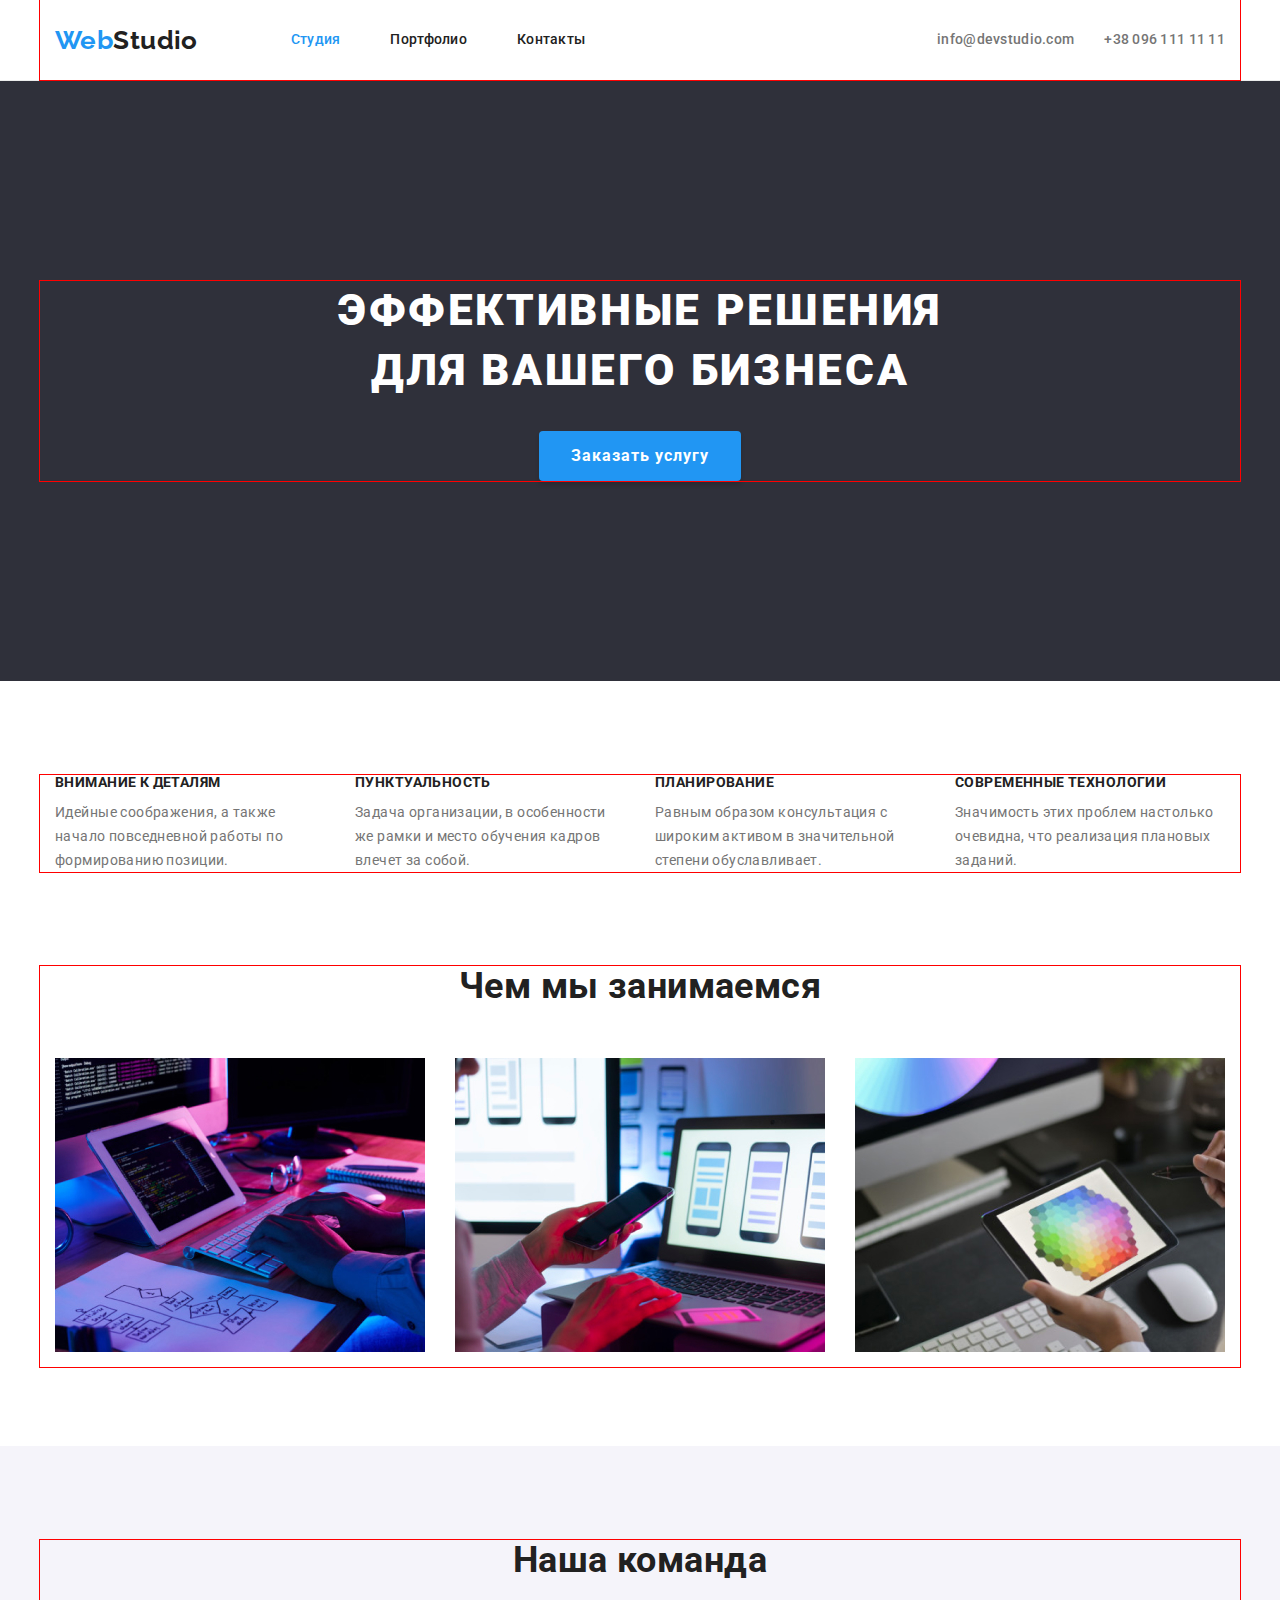
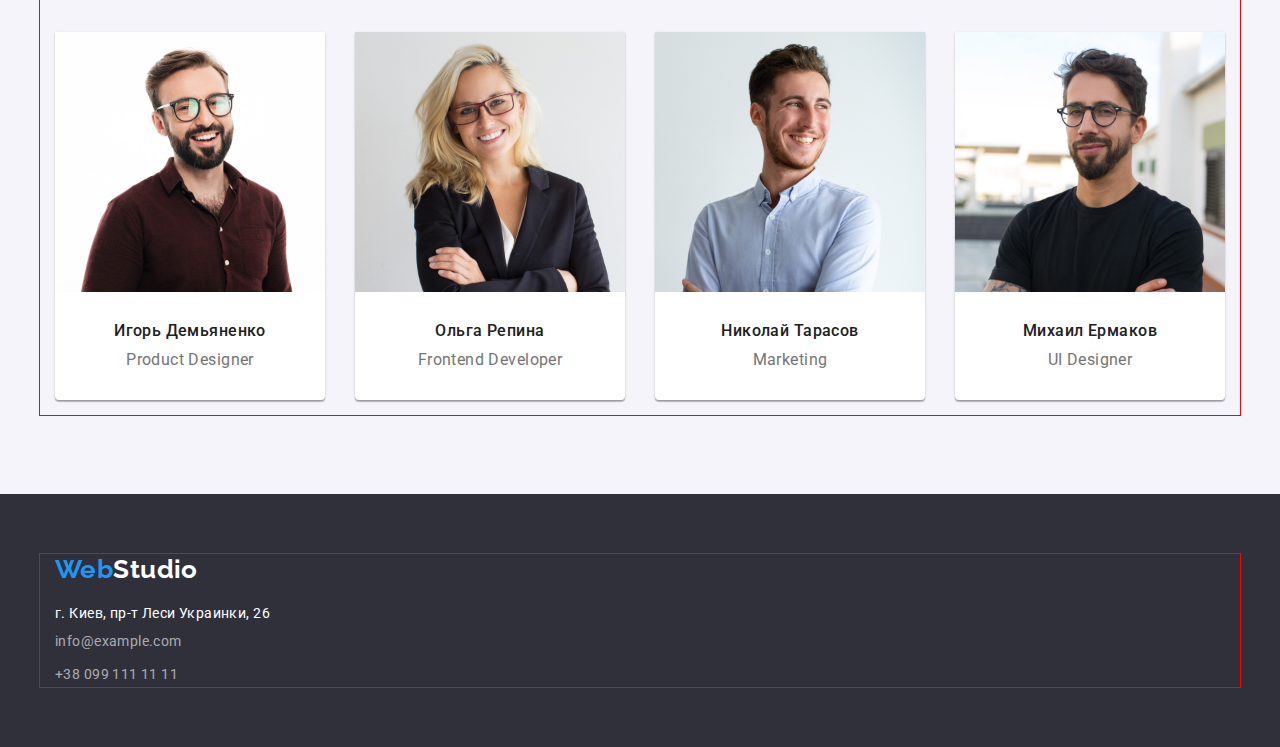
<file: index.html>
<!DOCTYPE html>
<html lang="ru">

<head>
    <!-- Служебная информация -->
    <meta charset="UTF-8" />
    <meta http-equiv="X-UA-Compatible" content="IE=edge" />
    <meta name="viewport" content="width=device-width, initial-scale=1.0" />
    <title>WebStudio</title>
    <!-- fonts start -->
    <link rel="preconnect" href="https://fonts.googleapis.com">
    <link rel="preconnect" href="https://fonts.gstatic.com" crossorigin>
    <link
        href="https://fonts.googleapis.com/css2?family=Raleway:wght@700&family=Roboto:wght@400;500;700;900&display=swap"
        rel="stylesheet">
    <!-- fonts end -->
    <!-- normalize start -->
    <link rel="stylesheet" href="https://cdn.jsdelivr.net/npm/modern-normalize@1.1.0/modern-normalize.min.css">
    <!-- normalize end -->
    <!-- custom styles start -->
    <link rel="stylesheet" href="./css/styles.css">
    <!-- custom styles end -->
</head>

<body>
    <!-- Содержание -->
    <header class="header">
        <div class="container header-container">
            <!-- Section Header -->
            <nav class="header-nav">
                <a class="header-logo link" href="./index.html"><span class="logo-color">Web</span>Studio</a>
                <ul class="header-list list">
                    <li class="header-list-item">
                        <a class="header-link link current" href="./index.html">Студия</a>
                    </li>
                    <li class="header-list-item">
                        <a class="header-link link" href="./portfolio.html">Портфолио</a>
                    </li>
                    <li class="header-list-item">
                        <a class="header-link link" href="">Контакты</a>
                    </li>
                </ul>
            </nav>
            <ul class="header-group list">
                <li class="header-contact">
                    <a class="link" href="mailto:info@devstudio.com">info@devstudio.com</a>
                </li>
                <li class="header-contact">
                    <a class="link" href="tel:+380961111111">+38 096 111 11 11</a>
                </li>
            </ul>
        </div>
    </header>
    <!-- Секция main -->
    <main>

        <!-- Секция orders -->
        <section class="orders section">
            <div class="container containers-orders">
                <h1 class="orders-title">Эффективные решения для вашего бизнеса</h1>
                <button class="title-btn" type="button">Заказать услугу</button>
            </div>
        </section>


        <!-- Секция  peculiarities -->
        <section class="peculiarities section">
            <div class="container">
                <h2 class="visually-hidden">Особенности</h2>
                <ul class="peculiarities-list list">
                    <li class="peculiarities-list-item">
                        <h3 class="peculiarities-title">Внимание к деталям</h3>
                        <p class="peculiarities-text">
                            Идейные соображения, а также начало повседневной работы по формированию позиции.
                        </p>
                    </li>
                    <li class="peculiarities-list-item">
                        <h3 class="peculiarities-title">Пунктуальность</h3>
                        <p class="peculiarities-text">
                            Задача организации, в особенности же рамки и место обучения кадров влечет за собой.
                        </p>
                    </li>
                    <li class="peculiarities-list-item">
                        <h3 class="peculiarities-title">Планирование</h3>
                        <p class="peculiarities-text">
                            Равным образом консультация с широким активом в значительной степени обуславливает.
                        </p>
                    </li>
                    <li class="peculiarities-list-item">
                        <h3 class="peculiarities-title">Современные технологии</h3>
                        <p class="peculiarities-text">
                            Значимость этих проблем настолько очевидна, что реализация плановых заданий.
                        </p>
                    </li>
                </ul>
            </div>
        </section>


        <!-- Секция about -->
        <section class="about section">
            <div class="container">
                <h2 class="section-title">Чем мы занимаемся</h2>
                <ul class="about-list list card-set">
                    <li class="about-list-item card-set-item">
                        <img src="./images/our-work/img-1.jpg" alt="Ноутбук" width="370" height="294" />
                    </li>
                    <li class="about-list-item card-set-item">
                        <img src="./images/our-work/img-2.jpg" alt="Телефон" width="370" height="294" />
                    </li>
                    <li class="about-list-item card-set-item">
                        <img src="./images/our-work/img-3.jpg" alt="Планшет" width="370" height="294" />
                    </li>
                </ul>
            </div>
        </section>


        <!-- Секция team -->
        <section class="team section">
            <div class="container">
                <h2 class="section-title team-title">Наша команда</h2>
                <ul class="team-list list card-set">
                    <li class="team-list-item card-set-item">
                        <img src="./images/team/img-1.jpg" alt="Игорь Демьяненко" width="270" height="260" />
                        <div class="team-box">
                            <h3 class="team-name">Игорь Демьяненко</h4>
                                <p class="team-jobtitle">Product Designer</p>
                        </div>
                    </li>
                    <li class="team-list-item card-set-item">
                        <img src="./images/team/img-2.jpg" alt="Ольга Репина" width="270" height="260" />
                        <div class="team-box">
                            <h3 class="team-name">Ольга Репина</h4>
                                <p class="team-jobtitle">Frontend Developer</p>
                        </div>
                    </li>
                    <li class="team-list-item card-set-item">
                        <img src="./images/team/img-3.jpg" alt="Николай Тарасов" width="270" height="260" />
                        <div class="team-box">
                            <h3 class="team-name">Николай Тарасов</h4>
                                <p class="team-jobtitle">Marketing</p>
                        </div>
                    </li>
                    <li class="team-list-item card-set-item">
                        <img src="./images/team/img-4.jpg" alt="Михаил Ермаков" width="270" height="260" />
                        <div class="team-box">
                            <h3 class="team-name">Михаил Ермаков</h4>
                                <p class="team-jobtitle">UI Designer</p>
                        </div>
                    </li>
                </ul>
            </div>
        </section>

    </main>
    <!-- Секция footer -->
    <footer class="footer">
        <div class="container">
            <a class="footer-logo link" href="./index.html"><span class="logo-color">Web</span>Studio</a>
            <address>
                <ul class="footer-list list">
                    <li class="footer-list-item">
                        <a class="footer-adress link" href="https://goo.gl/maps/JT7rUwHt8HWeVjt79" target="_blank"
                            rel="noopener noreferrer">г.
                            Киев, пр-т Леси
                            Украинки, 26</a>
                    </li>
                    <li class="footer-list-item">
                        <a class="footer-link link" href="mailto:info@example.com">info@example.com</a>
                    </li>
                    <li class="footer-list-item">
                        <a class="footer-link link" href="tel:+380991111111">+38 099 111 11 11</a>
                    </li>
                </ul>
            </address>
        </div>
    </footer>
</body>

</html>
</file>
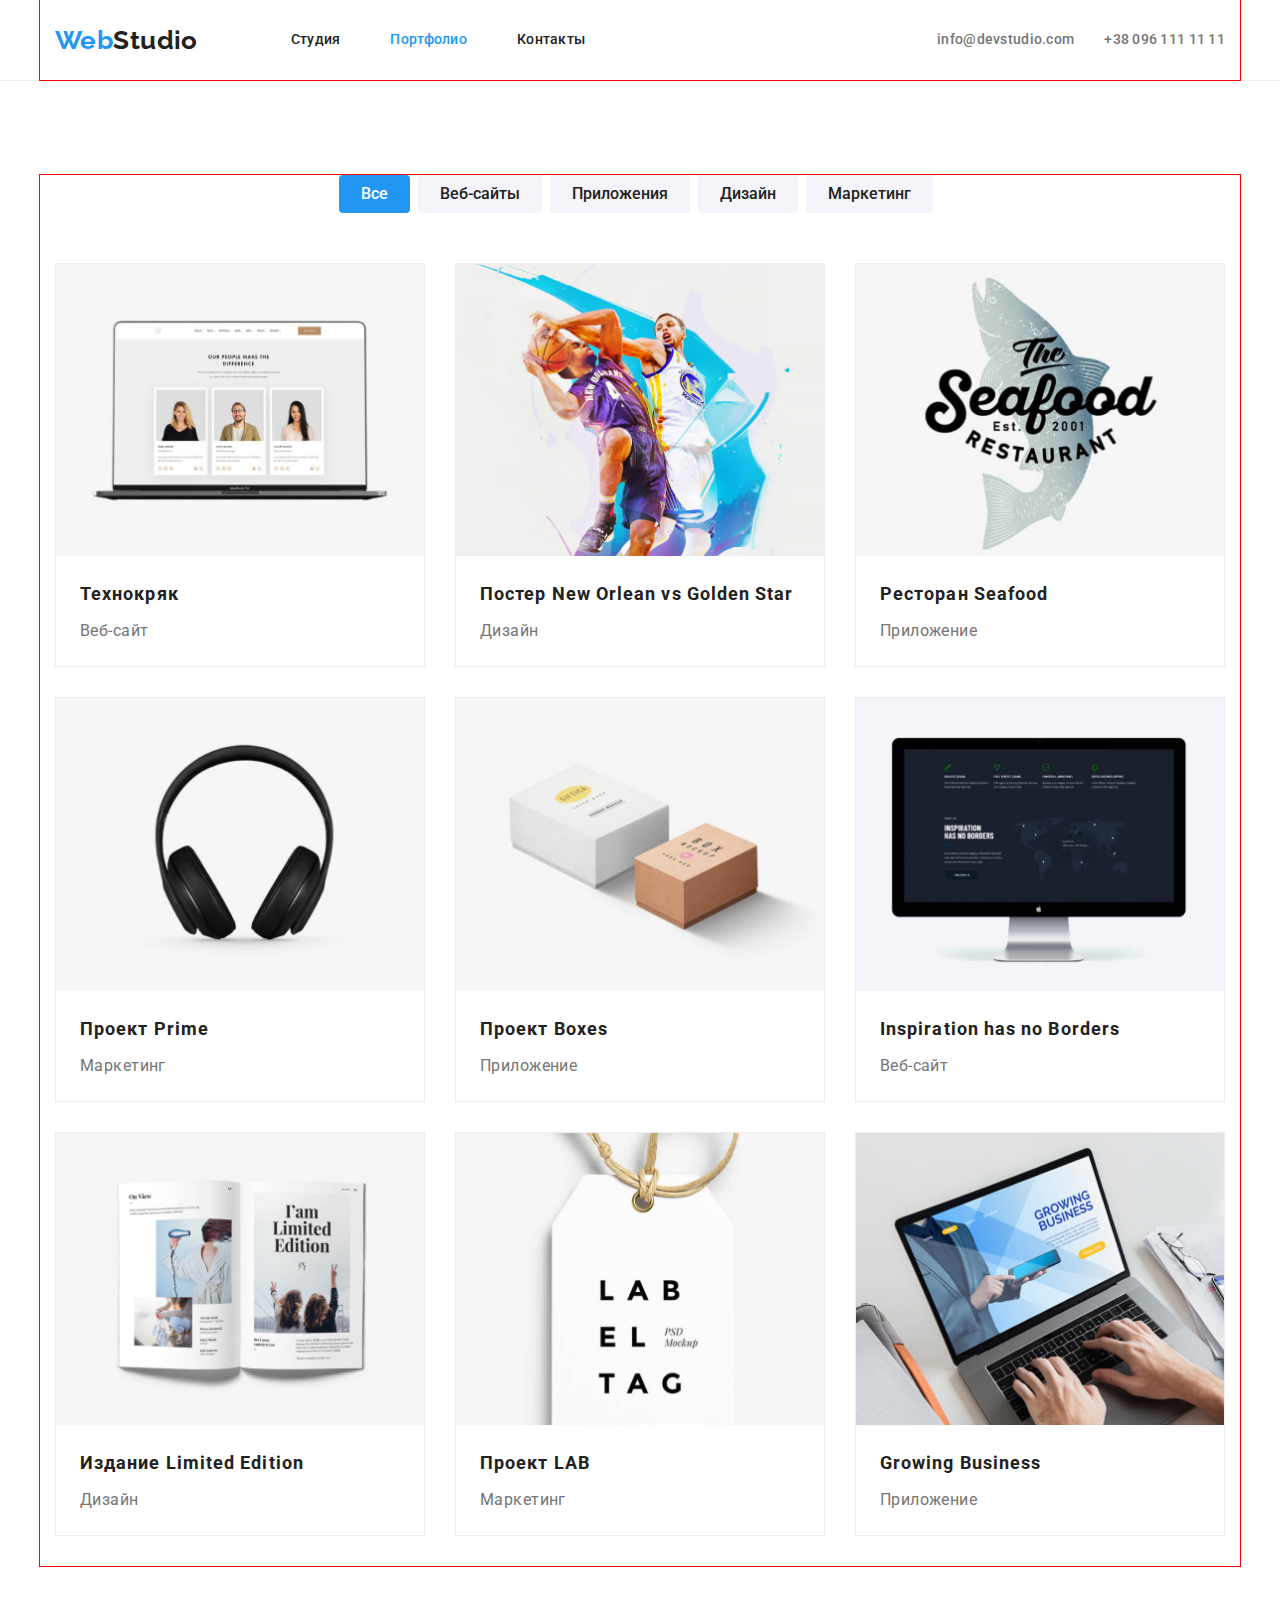
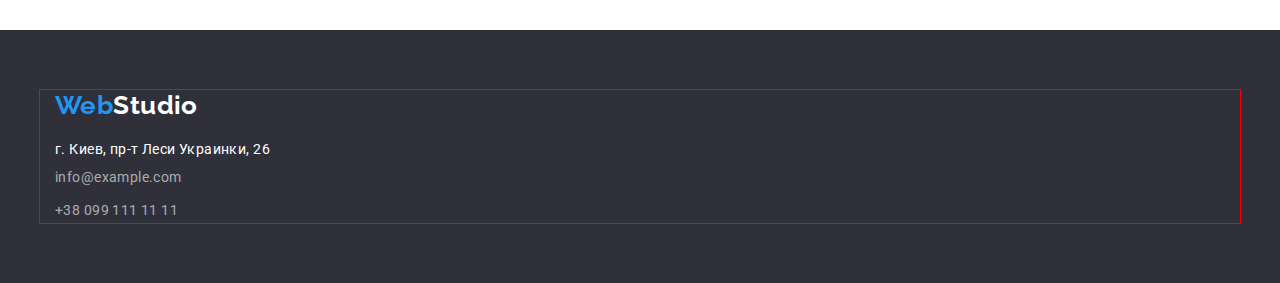
<file: portfolio.html>
<!DOCTYPE html>
<html lang="en">

<head>
    <meta charset="UTF-8">
    <meta http-equiv="X-UA-Compatible" content="IE=edge">
    <meta name="viewport" content="width=device-width, initial-scale=1.0">
    <title>Portfolio</title>
    <!-- fonts start -->
    <link rel="preconnect" href="https://fonts.googleapis.com">
    <link rel="preconnect" href="https://fonts.gstatic.com" crossorigin>
    <link
        href="https://fonts.googleapis.com/css2?family=Raleway:wght@700&family=Roboto:wght@400;500;700;900&display=swap"
        rel="stylesheet">
    <!-- fonts end -->
    <!-- normalize start -->
    <link rel="stylesheet" href="https://cdn.jsdelivr.net/npm/modern-normalize@1.1.0/modern-normalize.min.css">
    <!-- normalize end -->
    <!-- custom styles start -->
    <link rel="stylesheet" href="./css/styles.css">
    <!-- custom styles end -->
</head>

<body>
    <!-- Содержание -->
    <header class="header">
        <div class="container header-container">
            <!-- Section Header -->
            <nav class="header-nav">
                <a class="header-logo link" href="./index.html"><span class="logo-color">Web</span>Studio</a>
                <ul class="header-list list">
                    <li class="header-list-item">
                        <a class="header-link link" href="./index.html">Студия</a>
                    </li>
                    <li class="header-list-item">
                        <a class="header-link link current" href="./portfolio.html">Портфолио</a>
                    </li>
                    <li class="header-list-item">
                        <a class="header-link link" href="">Контакты</a>
                    </li>
                </ul>
            </nav>
            <ul class="header-group list">
                <li class="header-contact">
                    <a class="link" href="mailto:info@devstudio.com">info@devstudio.com</a>
                </li>
                <li class="header-contact">
                    <a class="link" href="tel:+380961111111">+38 096 111 11 11</a>
                </li>
            </ul>
        </div>
    </header>
    <!-- Секция main -->
    <main>
        <!-- Cекция Portfolio -->
        <section class="filters section">
            <div class="container">
                <h1 class="visually-hidden">Portfolio</h1>
                <!-- Секция filters -->
                <ul class="buttons-list list">
                    <li class="buttons-list-item"><button class="filters-btn active" type="button">Все</button></li>
                    <li class="buttons-list-item"><button class="filters-btn" type="button">Веб-сайты</button></li>
                    <li class="buttons-list-item"><button class="filters-btn" type="button">Приложения</button></li>
                    <li class="buttons-list-item"><button class="filters-btn" type="button">Дизайн</button></li>
                    <li class="buttons-list-item"><button class="filters-btn" type="button">Маркетинг</button></li>
                </ul>
                <!-- Секция projects -->
                <ul class="projects-list list">
                    <li class="projects-list-item">
                        <img src="./images/projects/portfolio1.jpg" alt="Веб-сайт" width="370" height="294">
                        <div class="projects-box">
                            <h2 class="projects-name">Технокряк</h2>
                            <p class="projects-status">Веб-сайт</p>
                        </div>
                    </li>
                    <li class="projects-list-item">
                        <img src="./images/projects/portfolio2.jpg" alt="Постер" width="370" height="294">
                        <div class="projects-box">
                            <h2 class="projects-name">Постер New Orlean vs Golden Star</h2>
                            <p class="projects-status">Дизайн</p>
                        </div>
                    </li>
                    <li class="projects-list-item">
                        <img src="./images/projects/portfolio3.jpg" alt="Ресторан" width="370" height="294">
                        <div class="projects-box">
                            <h2 class="projects-name">Ресторан Seafood</h2>
                            <p class="projects-status">Приложение</p>
                        </div>
                    </li>
                    <li class="projects-list-item">
                        <img src="./images/projects/portfolio4.jpg" alt="Наушники" width="370" height="294">
                        <div class="projects-box">
                            <h2 class="projects-name">Проект Prime</h2>
                            <p class="projects-status">Маркетинг</p>
                        </div>
                    </li>
                    <li class="projects-list-item">
                        <img src="./images/projects/portfolio5.jpg" alt="Коробки" width="370" height="294">
                        <div class="projects-box">
                            <h2 class="projects-name">Проект Boxes</h4>
                                <p class="projects-status">Приложение</p>
                        </div>
                    </li>
                    <li class="projects-list-item">
                        <img src="./images/projects/portfolio6.jpg" alt="Компютер" width="370" height="294">
                        <div class="projects-box">
                            <h2 class="projects-name">Inspiration has no Borders</h4>
                                <p class="projects-status">Веб-сайт</p>
                        </div>
                    </li>
                    <li class="projects-list-item">
                        <img src="./images/projects/portfolio7.jpg" alt="Книга" width="370" height="294">
                        <div class="projects-box">
                            <h2 class="projects-name">Издание Limited Edition</h4>
                                <p class="projects-status">Дизайн</p>
                        </div>
                    </li>
                    <li class="projects-list-item">
                        <img src="./images/projects/portfolio8.jpg" alt="Бирка" width="370" height="294">
                        <div class="projects-box">
                            <h2 class="projects-name">Проект LAB</h4>
                                <p class="projects-status">Маркетинг</p>
                        </div>
                    </li>
                    <li class="projects-list-item">
                        <img src="./images/projects/portfolio9.jpg" alt="Ноутбук" width="370" height="294">
                        <div class="projects-box">
                            <h2 class="projects-name">Growing Business</h4>
                                <p class="projects-status">Приложение</p>
                        </div>
                    </li>
                </ul>
            </div>
        </section>
    </main>
    <!-- Секция footer -->
    <footer class="footer">
        <div class="container">
            <a class="footer-logo link" href="./index.html"><span class="logo-color">Web</span>Studio</a>
            <address>
                <ul class="footer-list list">
                    <li class="footer-list-item">
                        <a class="footer-adress link" href="https://goo.gl/maps/JT7rUwHt8HWeVjt79" target="_blank"
                            rel="noopener noreferrer">г.
                            Киев, пр-т Леси
                            Украинки, 26</a>
                    </li>
                    <li class="footer-list-item">
                        <a class="footer-link link" href="mailto:info@example.com">info@example.com</a>
                    </li>
                    <li class="footer-list-item">
                        <a class="footer-link link" href="tel:+380991111111">+38 099 111 11 11</a>
                    </li>
                </ul>
            </address>
        </div>
    </footer>

</body>

</html>
</file>
<file: css/styles.css>
:root {
  /* fonts */
  --main-font: "Roboto";
  --secondary-font: "Raleway";
  /* text colors */
  --accent-txt-cl: #2196f3;
  --main-light-theme: #212121;
  --second-light-theme: #757575;
  --main-dark-theme: #ffffff;
  --btn-change: #188ce8;
  /* bg-colors */

  /* others */
  --items: 3;
  --indent: 30px;
}

body {
  font-family: var(--main-font), sans-serif;
  font-size: 14px;
  color: var(--main-light-theme);
  background-color: var(--main-dark-theme);
  letter-spacing: 0.03em;
}

/* reset */
h1,
h2,
h3,
h4,
p {
  margin: 0;
}

img {
  display: block;
  max-width: 100%;
  height: auto;
}

/* common styles start */
.container {
  width: 1200px;
  padding-left: 15px;
  padding-right: 15px;
  margin-right: auto;
  margin-left: auto;

  outline: 1px solid red;
}

.section {
  padding: 94px 0;
}

.link {
  text-decoration: none;
  color: currentColor;
}

.list {
  list-style: none;
  margin: 0;
  padding: 0;
}

.card-set {
  display: flex;
  flex-wrap: wrap;
  margin: calc((-1 * var(--indent)) / 2);
}

.card-set-item {
  flex-basis: calc((100% - var(--indent) * var(--items))) / var(--items);
  margin: calc(var(--indent) / 2);
}

/* Секция header */

.header {
  box-sizing: border-box;
  border-bottom: 1px solid #ececec;
}

.header-nav {
  display: flex;
  align-items: center;
}

.header-list {
  display: flex;
}

.header-container {
  display: flex;
  align-items: center;
}

.header-group {
  display: flex;
  margin-left: auto;
}

.header-list-item:not(:last-child) {
  margin-right: 50px;
}

.header-link {
  display: block;
  padding-top: 32px;
  padding-bottom: 32px;
  font-weight: 500;
  font-size: 14px;
  line-height: 1.14;
  letter-spacing: 0.02em;
  color: var(--main-light-theme);
}

.header-link:hover,
.header-link:focus {
  color: var(--accent-txt-cl);
}

.current {
  color: var(--accent-txt-cl);
}

.header-link:current {
  color: var(--accent-txt-cl);
}

.header-contact {
  font-weight: 500;
  font-size: 14px;
  line-height: 1.14;
  letter-spacing: 0.02em;
  color: var(--second-light-theme);
}

.header-contact:not(:last-child) {
  margin-right: 30px;
}

.header-contact:hover,
.header-contact:focus {
  color: var(--accent-txt-cl);
}

/* Секция orders */

.orders {
  background-color: #2f303a;
  padding: 200px 0;
  text-align: center;
}

.orders-title {
  width: 696px;
  margin-bottom: 30px;
  margin-right: auto;
  margin-left: auto;
  font-weight: 900;
  font-size: 44px;
  line-height: 1.36;
  text-align: center;
  letter-spacing: 0.06em;
  text-transform: uppercase;
  color: var(--main-dark-theme);
}

.title-btn {
  padding: 10px 32px;
  font-weight: 700;
  font-size: 16px;
  line-height: 1.88;
  letter-spacing: 0.06em;
  color: var(--main-dark-theme);
  background-color: var(--accent-txt-cl);
  box-shadow: 0px 4px 4px rgba(0, 0, 0, 0.15);
  border-radius: 4px;
  cursor: pointer;
  border: none;
}

.title-btn:hover,
.title-btn:focus {
  background-color: var(--btn-change);
}

/* Секция  peculiarities */

.peculiarities-list {
  display: flex;
  align-items: center;
}

.peculiarities-list-item {
  width: 270px;
}

.peculiarities-list-item:not(:last-child) {
  margin-right: 30px;
}

.peculiarities-title {
  margin-bottom: 10px;
}

.visually-hidden {
  position: absolute;
  width: 1px;
  height: 1px;
  margin: -1px;
  border: 0;
  padding: 0;

  white-space: nowrap;
  clip-path: inset(100%);
  clip: rect(0 0 0 0);
  overflow: hidden;
}

.peculiarities-title {
  font-weight: 700;
  font-size: 14px;
  line-height: 1.14;
  text-transform: uppercase;
  color: var(--main-light-theme);
}

.peculiarities-text {
  font-size: 14px;
  line-height: 1.71;
  color: var(--second-light-theme);
}

/* Секция about */

.about {
  padding-top: 0;
}

.section-title {
  font-size: 36px;
  line-height: 1.16;
  text-align: center;
  color: var(--main-light-theme);
  margin-bottom: 50px;
}

/* Секция team */

.team {
  background-color: #f5f4fa;
}

.team-title {
  margin-bottom: 50px;
}

.team-list-item {
  background-color: var(--main-dark-theme);
  box-shadow: 0px 1px 3px rgba(0, 0, 0, 0.12), 0px 1px 1px rgba(0, 0, 0, 0.14),
    0px 2px 1px rgba(0, 0, 0, 0.2);
  border-radius: 0px 0px 4px 4px;
}

.team-box {
  padding: 30px 0;
}

.team-name {
  font-weight: 500;
  font-size: 16px;
  line-height: 1.18;
  text-align: center;
  color: var(--main-light-theme);
  margin-bottom: 10px;
}

.team-jobtitle {
  font-size: 16px;
  line-height: 1.18;
  text-align: center;
  color: var(--second-light-theme);
}

/* Секция footer */

.footer {
  padding: 60px 0;
  background-color: #2f303a;
}

.footer-adress {
  font-style: normal;
  font-weight: 400;
  font-size: 14px;
  line-height: 1.71px;
  color: var(--main-dark-theme);
}

.footer-logo {
  margin-bottom: 20px;
  display: block;
}

.footer-list-item:not(:last-child) {
  margin-bottom: 9px;
}

.footer-link {
  font-style: normal;
  font-size: 14px;
  line-height: 1.71;
  color: rgba(255, 255, 255, 0.6);
}

.footer-link:hover,
.footer-link:focus {
  color: var(--accent-txt-cl);
}

/* Section portfolio */

.buttons-list {
  display: flex;
  justify-content: center;
  margin-bottom: 50px;
}

.buttons-list-item {
  margin-right: 8px;
}

.filters-btn {
  font-family: inherit;
  font-weight: 500;
  font-size: 16px;
  line-height: 1.62;
  text-align: center;
  color: var(--main-light-theme);
  background-color: #f5f4fa;
  border-radius: 4px;
  border: none;
  cursor: pointer;
  padding: 6px 22px;
}

.filters-btn:active {
  background-color: var(--main-dark-theme);
}

.filters-btn:hover,
.filters-btn:focus {
  color: var(--main-dark-theme);
  background-color: var(--accent-txt-cl);
  filter: drop-shadow(0px 4px 4px rgba(0, 0, 0, 0.25));
}

.filters-btn.active {
  color: var(--main-dark-theme);
  background-color: var(--accent-txt-cl);
}

.filters-btn:current {
  color: var(--main-dark-theme);
}

/* Section projects */

.projects-list {
  display: flex;
  flex-wrap: wrap;
  margin-bottom: -30px;
  margin-right: -30px;
}

.projects-list-item {
  margin-bottom: 30px;
  margin-right: 30px;
  box-sizing: border-box;
  border: 1px solid #eeeeee;
  width: calc((100% - 90px) / 3);
}

.projects-box {
  padding: 20px 24px;
}

.projects-name {
  width: 322px;
  font-size: 18px;
  line-height: 2;
  letter-spacing: 0.06em;
  color: var(--main-light-theme);
  margin-bottom: 4px;
}

.projects-status {
  width: 322px;
  font-size: 16px;
  line-height: 1.88;
  color: var(--second-light-theme);
}

/* Header logo */

.header-logo {
  font-family: var(--secondary-font);
  font-weight: 700;
  font-size: 26px;
  line-height: 1.19;
  color: var(--main-light-theme);
  margin-right: 93px;
}

.logo-color {
  color: var(--accent-txt-cl);
}

/* Footer logo */

.footer-logo {
  font-family: var(--secondary-font);
  font-weight: 700;
  font-size: 26px;
  line-height: 1.19;
  color: var(--main-dark-theme);
}
</file>
